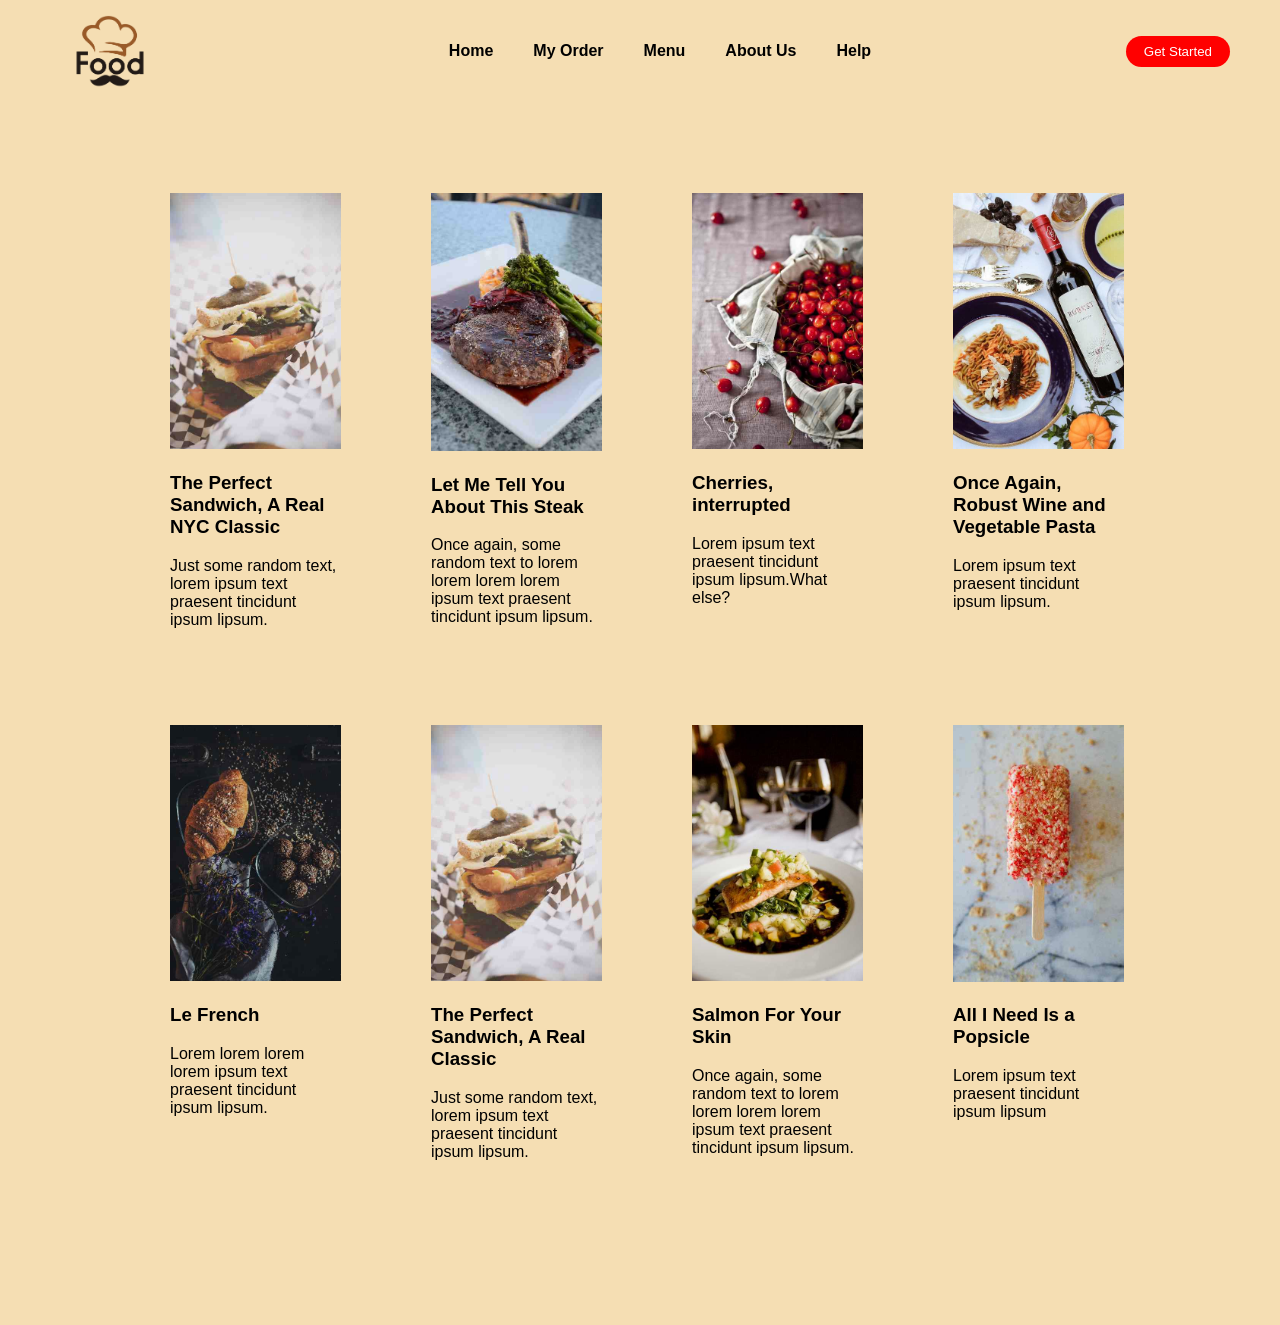
<file: index.html>
<!DOCTYPE html>
<html lang="en">
<head>
    <meta charset="UTF-8">
    <meta name="viewport" content="width=device-width, initial-scale=1.0">
    <title>Document</title>
    <link rel="stylesheet" href="./style.css">
</head>
<body>
    <header class="header">
    <img src="./image.png" class="logo">

    <ul class="nav">
        <li><a href="#">Home</a></li>
        <li><a href="#">My Order</a></li>
        <li><a href="#">Menu</a></li>
        <li><a href="#">About Us</a></li>
        <li><a href="#">Help</a></li>
        
    </ul>
    <button class="btn">Get Started</button>
</header>
    <div class="container">
        <div class="item-1">
            <img src="./image1.png" alt="image">
            <h3>The Perfect Sandwich, A Real NYC Classic</h3>
            <p>Just some random text, lorem ipsum text praesent tincidunt ipsum lipsum.</p>
        </div>
        <div class="item-2">
            <img src="image2.png" alt="image">
            <h3>Let Me Tell You About This Steak</h3>
            <p>Once again, some random text to lorem lorem lorem lorem ipsum text praesent tincidunt ipsum lipsum.</p>
        </div>
        <div class="item-3">
            <img src="./image3.png" alt="image">
            <h3>Cherries, interrupted</h3>
            <p>Lorem ipsum text praesent tincidunt ipsum lipsum.What else?</p>
        </div>
        <div class="item-4">
            <img src="./image4.png" alt="image">
            <h3>Once Again, Robust Wine and Vegetable Pasta</h3>
            <p>Lorem ipsum text praesent tincidunt ipsum lipsum.</p>
        </div>
    </div>
    <div class="cont1">
        <div class="img1">
            <img src="./image5.png" alt="image">
            <h3>Le French</h3>
            <p>Lorem lorem lorem lorem ipsum text praesent tincidunt ipsum lipsum.</p>
        </div>
        <div class="img2">
            <img src="./image6.png" alt="image">
            <h3>The Perfect Sandwich, A Real Classic</h3>
            <p>Just some random text, lorem ipsum text praesent tincidunt ipsum lipsum.</p>
        </div>
        <div class="img3">
            <img src="./image7.png" alt="image">
            <h3>Salmon For Your Skin</h3>
            <p>Once again, some random text to lorem lorem lorem lorem ipsum text praesent tincidunt ipsum lipsum.</p>
        </div>
        <div class="img4">
            <img src="./image8.png" alt="image">
            <h3>All I Need Is a Popsicle</h3>
            <p>Lorem ipsum text praesent tincidunt ipsum lipsum</p>
        </div>
    </div>
</body>
</html>
</file>
<file: style.css>
body {
   background-color:wheat;
    margin: 0;
    font-family: Arial;
}
.header
{
    display: flex;
    align-items: center;
    padding: 15px 50px;
    position: relative;
    background-color: wheat;
}

.logo
{
   width: 120px;
   height: auto;
   display: block; 
   mix-blend-mode: multiply;
   transition: transform 0.3s ease;
   cursor: pointer;
}
.logo:hover
{
    transform: scale(1.2);
}
.nav {
    position: absolute;
    left: 50%;
    transform: translateX(-50%);
    display: flex;
    gap: 40px;  
    list-style: none;          
}
.nav a{
    text-decoration: none;
    color: black;
    font-weight: bold;
    transition: 0.3s;
}
.nav a:hover {
    color: #e11d48;
}
.btn{
    padding: 8px 18px;
    border-radius: 20px;
    background-color: red;
    color: white;
    border: none;
    margin-left: auto; 
}
.btn:hover {
    background-color: #be123c;
    transform: scale(1.05);
}
.btn:active {
    transform: scale(0.95);
}
.container {
    padding-top: 10px;
    width: 80%;
    margin-left: 100px;
    margin-top: 80px;
    display: flex;            
    gap: 20px;                
}
.item-1 ,.item-2,.item-3,.item-4{
    width: 250px;
    display: inline-block;
    padding-left: 70px;
}
img{
    width: 100%;
}
.cont1
{
    width: 80%;
    margin-left: 100px;
    margin-top: 80px;
    margin-bottom: 200px;
    display: flex; 
    gap: 20px;
}
.img1,.img2,.img3,.img4
{
    width: 250px;
    height: 400px;
    display: inline-block;
   padding-left: 70px;
   
}
</file>
